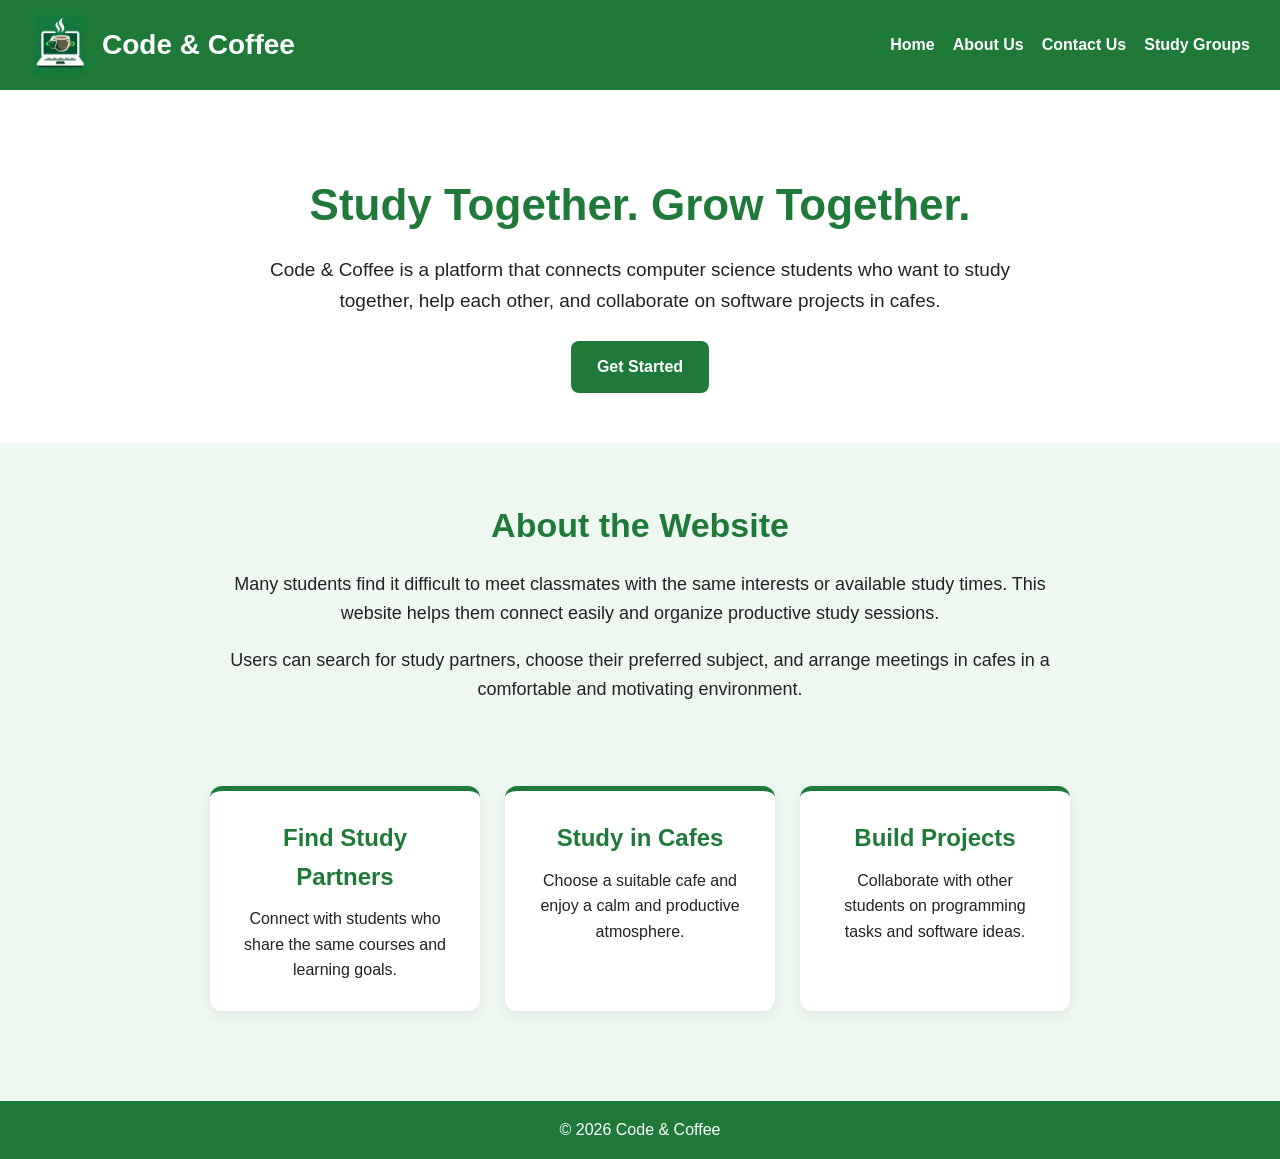
<file: index.html>
<!DOCTYPE html>
<html lang="en">
<head>
    <meta charset="UTF-8">
    <meta name="viewport" content="width=device-width, initial-scale=1.0">
    <title>Code & Coffee</title>
    <link rel="stylesheet" href="CSS/style.css">
</head>
<body>

    <header class="main-header">
        <div class="logo">
            <img src="media/logo.png" alt="Code & Coffee Logo">
            <h1>Code & Coffee</h1>
        </div>

        <nav>
            <a href="index.html">Home</a>
            <a href="about-us.html">About Us</a>
            <a href="contact-us.html">Contact Us</a>
            <a href="study-groups.html">Study Groups</a>
        </nav>
    </header>

    <main>
        <section class="hero">
            <h2>Study Together. Grow Together.</h2>
            <p>
                Code & Coffee is a platform that connects computer science students
                who want to study together, help each other, and collaborate on software
                projects in cafes.
            </p>
            <a href="study-groups.html" class="btn">Get Started</a>
        </section>

        <section class="about-site">
            <h2>About the Website</h2>
            <p>
                Many students find it difficult to meet classmates with the same interests
                or available study times. This website helps them connect easily and organize
                productive study sessions.
            </p>
            <p>
                Users can search for study partners, choose their preferred subject,
                and arrange meetings in cafes in a comfortable and motivating environment.
            </p>
        </section>

        <section class="features">
            <div class="card">
                <h3>Find Study Partners</h3>
                <p>Connect with students who share the same courses and learning goals.</p>
            </div>

            <div class="card">
                <h3>Study in Cafes</h3>
                <p>Choose a suitable cafe and enjoy a calm and productive atmosphere.</p>
            </div>

            <div class="card">
                <h3>Build Projects</h3>
                <p>Collaborate with other students on programming tasks and software ideas.</p>
            </div>
        </section>
    </main>

    <footer>
        <p>© 2026 Code & Coffee</p>
    </footer>

</body>
</html>
</file>
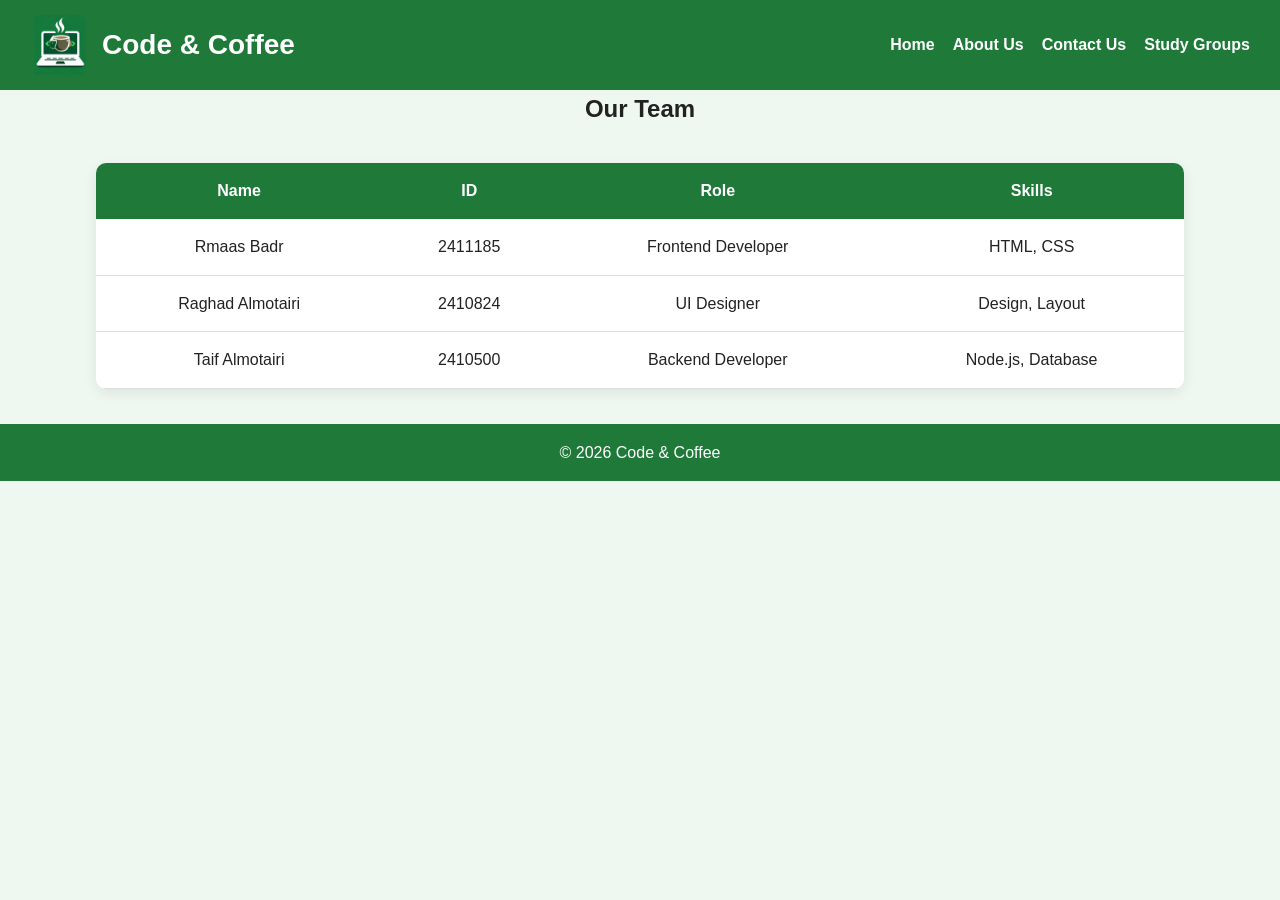
<file: about-us.html>
<!DOCTYPE html>
<html lang="en">
<head>
    <title>About</title>
    <link rel="stylesheet" href="CSS/style.css">
</head>

<body>

<header class="main-header">
    <div class="logo">
        <img src="media/logo.png" alt="Code & Coffee logo">
        <h2>Code & Coffee</h2>
    </div>

    <nav>
        <a href="index.html">Home</a>
        <a href="about-us.html">About Us</a>
        <a href="contact-us.html">Contact Us</a>
        <a href="study-groups.html">Study Groups</a>
    </nav>
</header>

<main>
    <h2 style="text-align:center;">Our Team</h2>

    <table class="team-table">
        <tr>
            <th>Name</th>
            <th>ID</th>
            <th>Role</th>
            <th>Skills</th>
        </tr>

        <tr>
            <td>Rmaas Badr</td>
            <td>2411185</td>
            <td>Frontend Developer</td>
            <td>HTML, CSS</td>
        </tr>

        <tr>
            <td>Raghad Almotairi</td>
            <td>2410824</td>
            <td>UI Designer</td>
            <td>Design, Layout</td>
        </tr>

        <tr>
            <td>Taif Almotairi</td>
            <td>2410500</td>
            <td>Backend Developer</td>
            <td>Node.js, Database</td>
        </tr>
    </table>
</main>

<footer>©️ 2026 Code & Coffee</footer>

</body>
</html>
</file>
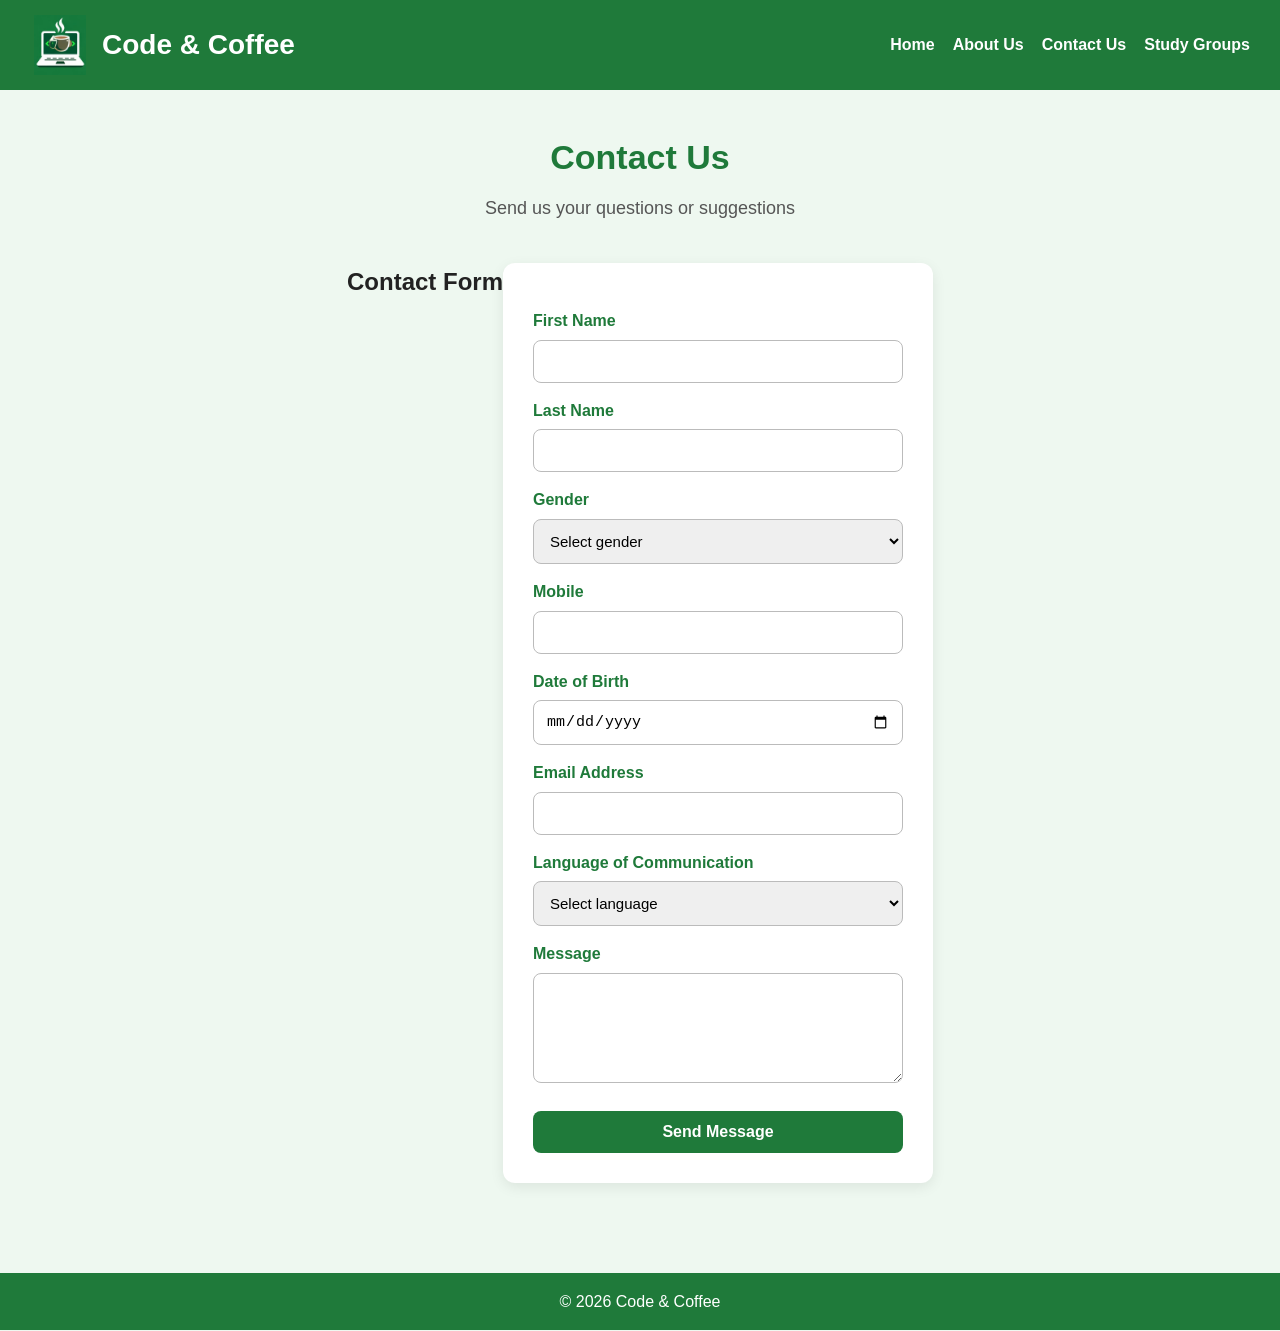
<file: contact-us.html>
<!DOCTYPE html>
<html lang="en">
<head>
    <meta charset="UTF-8">
    <meta name="viewport" content="width=device-width, initial-scale=1.0">
    <title>Contact Us - Code & Coffee</title>
    <link rel="stylesheet" href="CSS/style.css">
</head>
<body>

    <header class="main-header">
        <div class="logo">
            <img src="media/logo.png" alt="Code & Coffee Logo">
            <h2>Code & Coffee</h2>
        </div>

        <nav>
            <a href="index.html">Home</a>
            <a href="about-us.html">About Us</a>
            <a href="contact-us.html">Contact Us</a>
            <a href="study-groups.html">Study Groups</a>
        </nav>
    </header>

    <main>
        <h1 class="page-title">Contact Us</h1>
        <p class="page-subtitle">Send us your questions or suggestions</p>

        <section class="form-box">
            <h2>Contact Form</h2> <!-- الحل هنا -->

            <form action="#" method="post">
                <label for="first-name">First Name</label>
                <input type="text" id="first-name" name="first-name" required>

                <label for="last-name">Last Name</label>
                <input type="text" id="last-name" name="last-name" required>

                <label for="gender">Gender</label>
                <select id="gender" name="gender" required>
                    <option value="">Select gender</option>
                    <option value="female">Female</option>
                    <option value="male">Male</option>
                </select>

                <label for="mobile">Mobile</label>
                <input type="tel" id="mobile" name="mobile" required>

                <label for="birth-date">Date of Birth</label>
                <input type="date" id="birth-date" name="birth-date" required>

                <label for="email">Email Address</label>
                <input type="email" id="email" name="email" required>

                <label for="language">Language of Communication</label>
                <select id="language" name="language" required>
                    <option value="">Select language</option>
                    <option value="arabic">Arabic</option>
                    <option value="english">English</option>
                    <option value="french">French</option>
                </select>

                <label for="message">Message</label>
                <textarea id="message" name="message" required></textarea>

                <button type="submit">Send Message</button>
            </form>
        </section>
    </main>

    <footer>
        <p>©️ 2026 Code & Coffee</p>
    </footer>

</body>
</html>
</file>
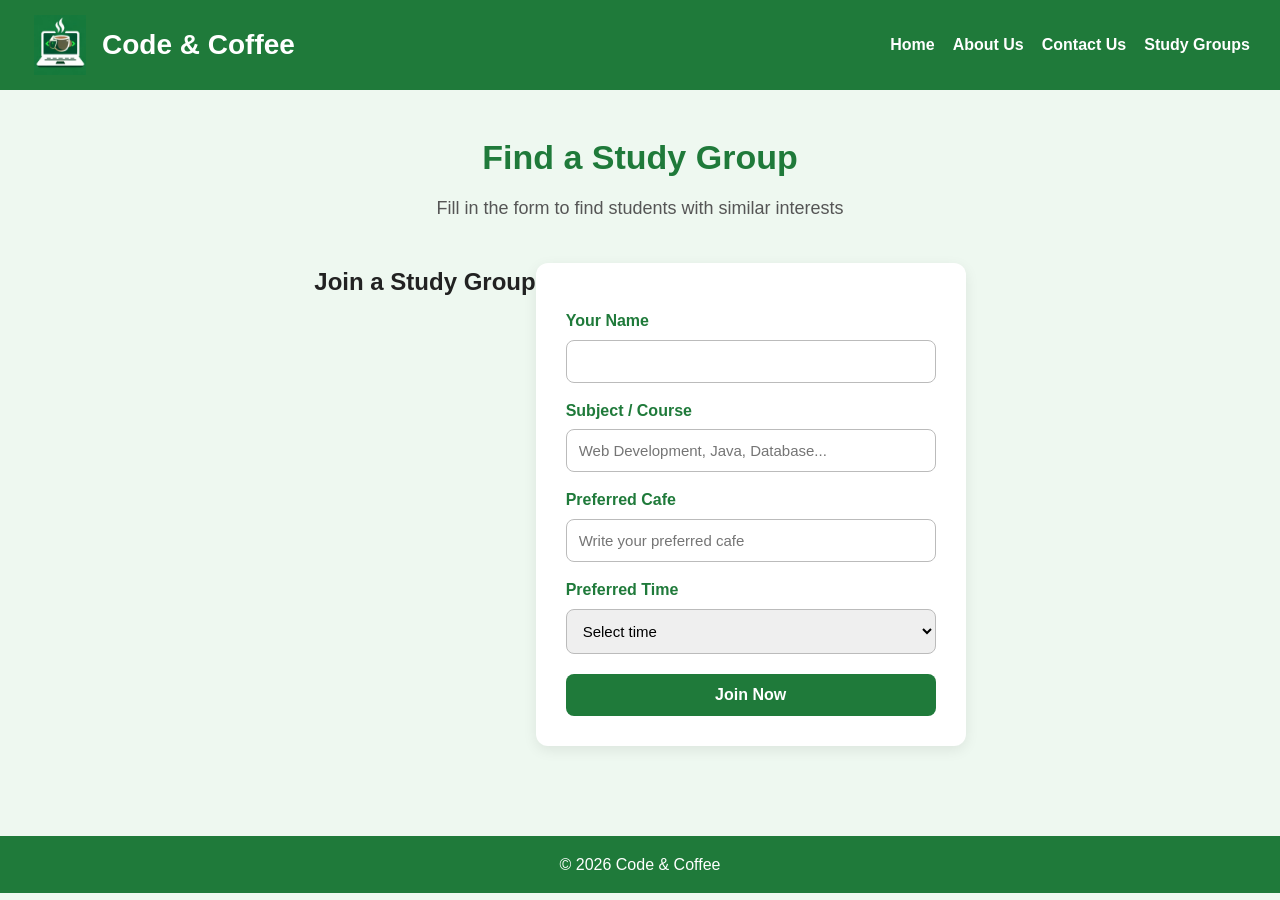
<file: study-groups.html>
<!DOCTYPE html>
<html lang="en">
<head>
    <meta charset="UTF-8">
    <meta name="viewport" content="width=device-width, initial-scale=1.0">
    <title>Study Groups - Code & Coffee</title>
    <link rel="stylesheet" href="CSS/style.css">
</head>
<body>

    <header class="main-header">
        <div class="logo">
            <img src="media/logo.png" alt="Code & Coffee Logo">
            <h2>Code & Coffee</h2>
        </div>

        <nav>
            <a href="index.html">Home</a>
            <a href="about-us.html">About Us</a>
            <a href="contact-us.html">Contact Us</a>
            <a href="study-groups.html">Study Groups</a>
        </nav>
    </header>

    <main>
        <h1 class="page-title">Find a Study Group</h1>
        <p class="page-subtitle">Fill in the form to find students with similar interests</p>

        <section class="form-box">
            <h2>Join a Study Group</h2> <!-- هذا هو الحل -->

            <form action="#" method="post">
                <label for="student-name">Your Name</label>
                <input type="text" id="student-name" name="student-name" required>

                <label for="subject">Subject / Course</label>
                <input type="text" id="subject" name="subject" placeholder="Web Development, Java, Database..." required>

                <label for="cafe">Preferred Cafe</label>
                <input type="text" id="cafe" name="cafe" placeholder="Write your preferred cafe">

                <label for="time">Preferred Time</label>
                <select id="time" name="time" required>
                    <option value="">Select time</option>
                    <option value="morning">Morning</option>
                    <option value="afternoon">Afternoon</option>
                    <option value="evening">Evening</option>
                </select>

                <button type="submit">Join Now</button>
            </form>
        </section>
    </main>

    <footer>
        <p>©️ 2026 Code & Coffee</p>
    </footer>

</body>
</html>
</file>
<file: CSS/style.css>
* {
    margin: 0;
    padding: 0;
    box-sizing: border-box;
}

body {
    font-family: Arial, sans-serif;
    background-color: #eef8f0;
    color: #222;
    line-height: 1.6;
}

.main-header {
    background-color: #1f7a3a;
    color: white;
    display: flex;
    justify-content: space-between;
    align-items: center;
    padding: 15px 30px;
    flex-wrap: wrap;
}

.logo {
    display: flex;
    align-items: center;
    gap: 12px;
}

.logo img {
    width: 60px;
    height: 60px;
    object-fit: contain;
}

.logo h1,
.logo h2 {
    color: white;
    font-size: 28px;
    margin: 0;
}

nav {
    display: flex;
    gap: 18px;
    flex-wrap: wrap;
}

nav a {
    color: white;
    text-decoration: none;
    font-weight: bold;
    font-size: 16px;
}

nav a:hover {
    color: #d8f3dc;
}

.hero {
    text-align: center;
    padding: 80px 20px 50px;
    background-color: white;
}

.hero h2 {
    font-size: 44px;
    color: #1f7a3a;
    margin-bottom: 15px;
}

.hero p {
    font-size: 19px;
    max-width: 760px;
    margin: 0 auto 25px;
}

.btn {
    display: inline-block;
    background-color: #1f7a3a;
    color: white;
    text-decoration: none;
    padding: 13px 26px;
    border-radius: 8px;
    font-weight: bold;
}

.btn:hover {
    background-color: #14532d;
}

.about-site {
    text-align: center;
    padding: 55px 20px;
}

.about-site h2 {
    color: #1f7a3a;
    margin-bottom: 18px;
    font-size: 34px;
}

.about-site p {
    max-width: 820px;
    margin: 0 auto 18px;
    font-size: 18px;
}

.features {
    display: flex;
    justify-content: center;
    gap: 25px;
    padding: 10px 20px 60px;
    flex-wrap: wrap;
}

.card {
    background-color: white;
    width: 270px;
    padding: 28px;
    border-radius: 12px;
    box-shadow: 0 4px 14px rgba(0, 0, 0, 0.08);
    border-top: 5px solid #1f7a3a;
    text-align: center;
}

.card h3 {
    color: #1f7a3a;
    margin-bottom: 10px;
    font-size: 24px;
}

.page-title {
    text-align: center;
    color: #1f7a3a;
    margin-top: 40px;
    font-size: 34px;
}

.page-subtitle {
    text-align: center;
    margin-top: 10px;
    color: #555;
    font-size: 18px;
}

.team-table {
    width: 85%;
    margin: 35px auto;
    border-collapse: collapse;
    background-color: white;
    box-shadow: 0 4px 14px rgba(0, 0, 0, 0.08);
    border-radius: 10px;
    overflow: hidden;
}

.team-table th {
    background-color: #1f7a3a;
    color: white;
    padding: 15px;
    font-size: 16px;
}

.team-table td {
    padding: 15px;
    border-bottom: 1px solid #ddd;
    text-align: center;
}

.team-table tr:hover {
    background-color: #eef9ef;
}

.form-box {
    display: flex;
    justify-content: center;
    padding: 40px 20px 60px;
}

form {
    background-color: white;
    width: 430px;
    padding: 30px;
    border-radius: 12px;
    box-shadow: 0 4px 14px rgba(0, 0, 0, 0.08);
}

form label {
    display: block;
    margin-top: 15px;
    margin-bottom: 6px;
    font-weight: bold;
    color: #1f7a3a;
}

input,
select,
textarea {
    width: 100%;
    padding: 12px;
    border: 1px solid #bbb;
    border-radius: 8px;
    font-size: 15px;
}

textarea {
    resize: vertical;
    min-height: 110px;
}

button {
    margin-top: 20px;
    width: 100%;
    padding: 12px;
    background-color: #1f7a3a;
    color: white;
    border: none;
    border-radius: 8px;
    font-size: 16px;
    font-weight: bold;
    cursor: pointer;
}

button:hover {
    background-color: #14532d;
}

footer {
    text-align: center;
    background-color: #1f7a3a;
    color: white;
    padding: 16px;
    margin-top: 30px;
}

@media (max-width: 768px) {
    .main-header {
        flex-direction: column;
        gap: 15px;
        text-align: center;
    }

    nav {
        justify-content: center;
    }

    .hero h2 {
        font-size: 32px;
    }

    .team-table {
        width: 95%;
    }

    form {
        width: 100%;
    }
}

@media (max-width: 576px) {
    .logo h1,
    .logo h2 {
        font-size: 22px;
    }

    nav a {
        font-size: 14px;
    }

    .hero h2 {
        font-size: 27px;
    }

    .hero p,
    .about-site p {
        font-size: 15px;
    }

    .card {
        width: 100%;
    }
}
</file>
